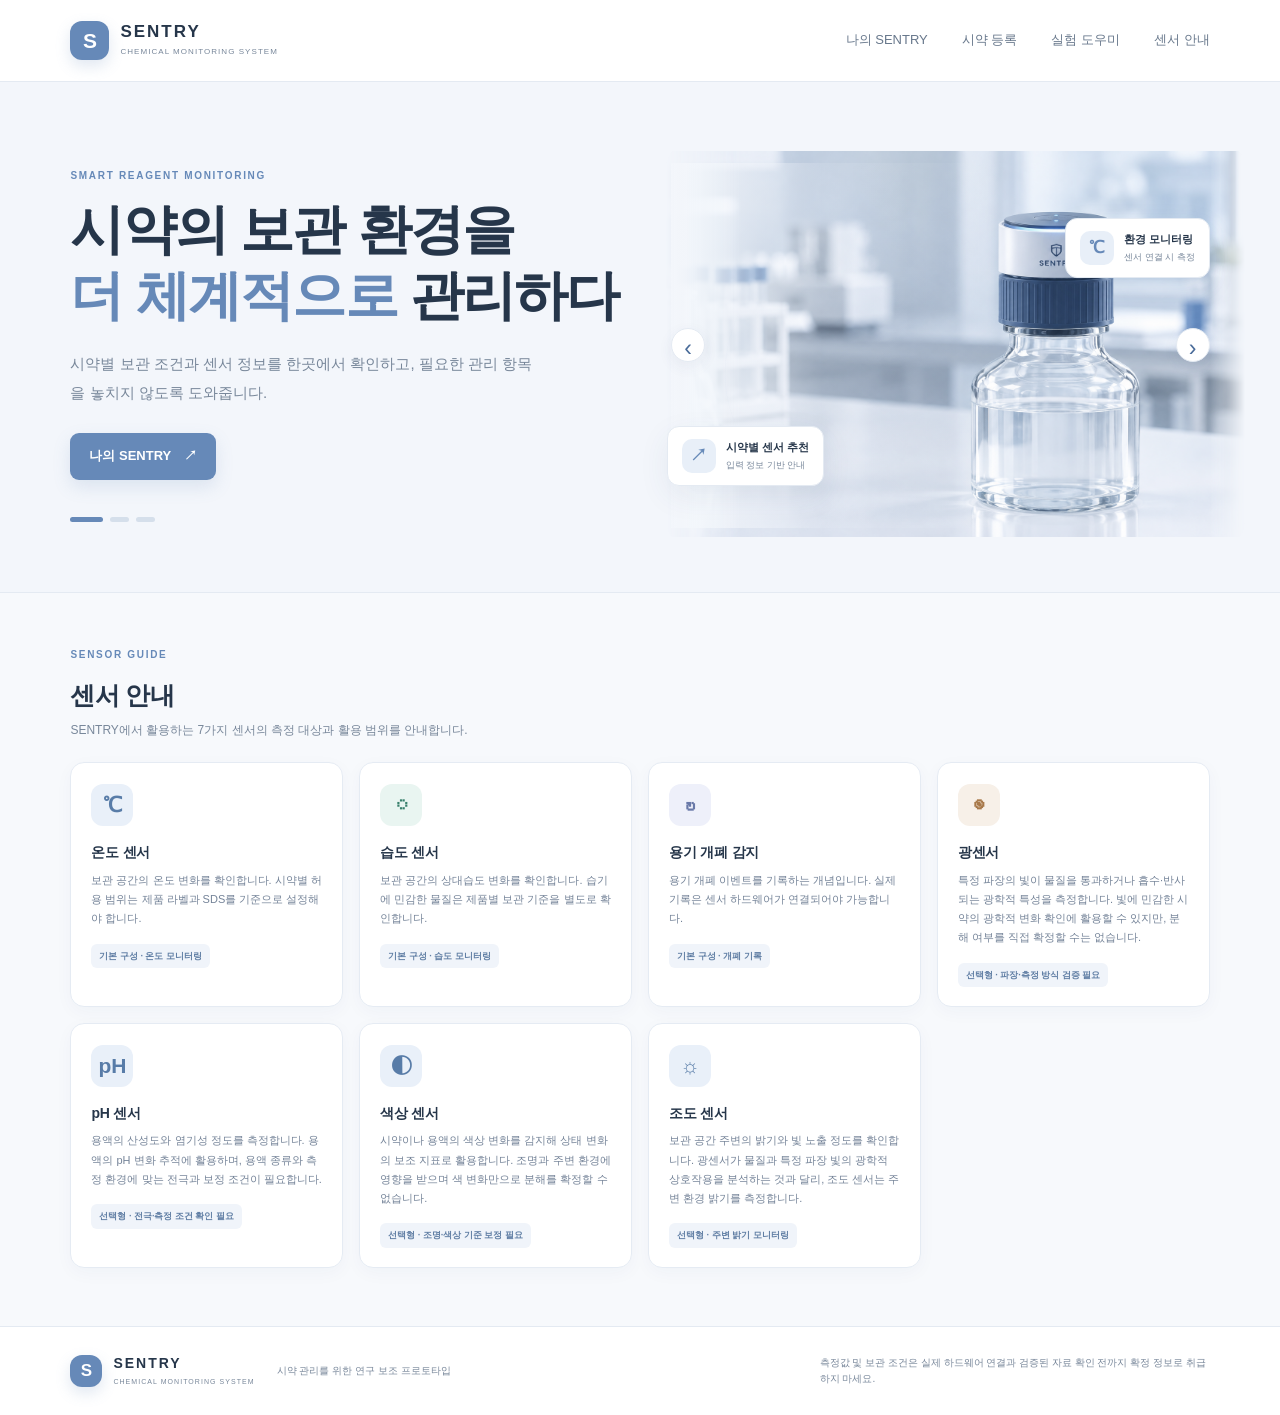
<file: index.html>
<!doctype html>
<html lang="ko">
<head>
  <meta charset="utf-8">
  <meta name="viewport" content="width=device-width, initial-scale=1">
  <meta name="theme-color" content="#6689B8">
  <meta name="description" content="SENTRY — 시약 보관 환경과 센서 상태를 관리하는 화학 연구 보조 시스템">
  <title>SENTRY | Chemical Monitoring System</title>
  <link rel="stylesheet" href="styles.css">
</head>
<body>
  <header class="site-header">
    <a class="brand" href="index.html" aria-label="SENTRY 홈">
      <span class="brand-mark">S</span>
      <span><strong>SENTRY</strong><small>CHEMICAL MONITORING SYSTEM</small></span>
    </a>
    <nav class="top-nav" id="topNav" aria-label="주 메뉴">
      <a href="my-sentry.html">나의 SENTRY</a><a href="register.html">시약 등록</a><a href="lab-tool.html">실험 도우미</a><a href="#sensor-guide">센서 안내</a>
    </nav>
    <button class="mobile-menu" id="mobileMenu" aria-label="메뉴 열기">☰</button>
  </header>
  <main id="home">
    <section class="hero" aria-label="SENTRY 소개">
      <div class="hero-copy">
        <p class="eyebrow">SMART REAGENT MONITORING</p>
        <h1 id="heroTitle">시약의 보관 환경을<br><span>더 체계적으로</span> 관리하다</h1>
        <p id="heroDescription">시약별 보관 조건과 센서 정보를 한곳에서 확인하고, 필요한 관리 항목을 놓치지 않도록 도와줍니다.</p>
        <div class="hero-actions">
          <a class="button primary" href="my-sentry.html">나의 SENTRY <span>↗</span></a>
        </div>
        <div class="hero-dots" id="heroDots" aria-label="소개 슬라이드 선택">
          <button class="dot active" aria-label="1번 슬라이드" data-slide="0"></button>
          <button class="dot" aria-label="2번 슬라이드" data-slide="1"></button>
          <button class="dot" aria-label="3번 슬라이드" data-slide="2"></button>
        </div>
      </div>
      <div class="hero-visual">
        <div class="visual-orbit orbit-one"></div><div class="visual-orbit orbit-two"></div>
        <div class="hero-product-image"><img src="sentry-smart-reagent-bottle.png" alt="SENTRY 스마트 시약병 센서 캡 제품 콘셉트"></div>
        <div class="float-card float-top"><span class="float-icon">℃</span><span><b>환경 모니터링</b><small>센서 연결 시 측정</small></span></div>
        <div class="float-card float-bottom"><span class="float-icon">↗</span><span><b>시약별 센서 추천</b><small>입력 정보 기반 안내</small></span></div>
        <button class="hero-arrow prev" id="prevSlide" aria-label="이전 슬라이드">‹</button>
        <button class="hero-arrow next" id="nextSlide" aria-label="다음 슬라이드">›</button>
      </div>
    </section>
    <section class="section sensor-guide" id="sensor-guide">
      <div class="section-heading"><div><p class="eyebrow">SENSOR GUIDE</p><h2>센서 안내</h2><p class="muted">SENTRY에서 활용하는 7가지 센서의 측정 대상과 활용 범위를 안내합니다.</p></div></div>
      <div class="sensor-guide-grid">
        <article class="guide-card"><span class="guide-icon">℃</span><h3>온도 센서</h3><p>보관 공간의 온도 변화를 확인합니다. 시약별 허용 범위는 제품 라벨과 SDS를 기준으로 설정해야 합니다.</p><small>기본 구성 · 온도 모니터링</small></article>
        <article class="guide-card"><span class="guide-icon">◌</span><h3>습도 센서</h3><p>보관 공간의 상대습도 변화를 확인합니다. 습기에 민감한 물질은 제품별 보관 기준을 별도로 확인합니다.</p><small>기본 구성 · 습도 모니터링</small></article>
        <article class="guide-card"><span class="guide-icon">↻</span><h3>용기 개폐 감지</h3><p>용기 개폐 이벤트를 기록하는 개념입니다. 실제 기록은 센서 하드웨어가 연결되어야 가능합니다.</p><small>기본 구성 · 개폐 기록</small></article>
        <article class="guide-card"><span class="guide-icon">◉</span><h3>광센서</h3><p>특정 파장의 빛이 물질을 통과하거나 흡수·반사되는 광학적 특성을 측정합니다. 빛에 민감한 시약의 광학적 변화 확인에 활용할 수 있지만, 분해 여부를 직접 확정할 수는 없습니다.</p><small>선택형 · 파장·측정 방식 검증 필요</small></article>
        <article class="guide-card"><span class="guide-icon">pH</span><h3>pH 센서</h3><p>용액의 산성도와 염기성 정도를 측정합니다. 용액의 pH 변화 추적에 활용하며, 용액 종류와 측정 환경에 맞는 전극과 보정 조건이 필요합니다.</p><small>선택형 · 전극·측정 조건 확인 필요</small></article>
        <article class="guide-card"><span class="guide-icon">◐</span><h3>색상 센서</h3><p>시약이나 용액의 색상 변화를 감지해 상태 변화의 보조 지표로 활용합니다. 조명과 주변 환경에 영향을 받으며 색 변화만으로 분해를 확정할 수 없습니다.</p><small>선택형 · 조명·색상 기준 보정 필요</small></article>
        <article class="guide-card"><span class="guide-icon">☼</span><h3>조도 센서</h3><p>보관 공간 주변의 밝기와 빛 노출 정도를 확인합니다. 광센서가 물질과 특정 파장 빛의 광학적 상호작용을 분석하는 것과 달리, 조도 센서는 주변 환경 밝기를 측정합니다.</p><small>선택형 · 주변 밝기 모니터링</small></article>
      </div>
    </section>
    <footer class="site-footer"><a class="brand footer-brand" href="index.html"><span class="brand-mark">S</span><span><strong>SENTRY</strong><small>CHEMICAL MONITORING SYSTEM</small></span></a><p>시약 관리를 위한 연구 보조 프로토타입</p><p class="footer-disclaimer">측정값 및 보관 조건은 실제 하드웨어 연결과 검증된 자료 확인 전까지 확정 정보로 취급하지 마세요.</p></footer>
  </main>
  <div class="toast" id="toast" role="status" aria-live="polite"></div>
  <script src="sentry-home.js"></script>
</body>
</html>
</file>
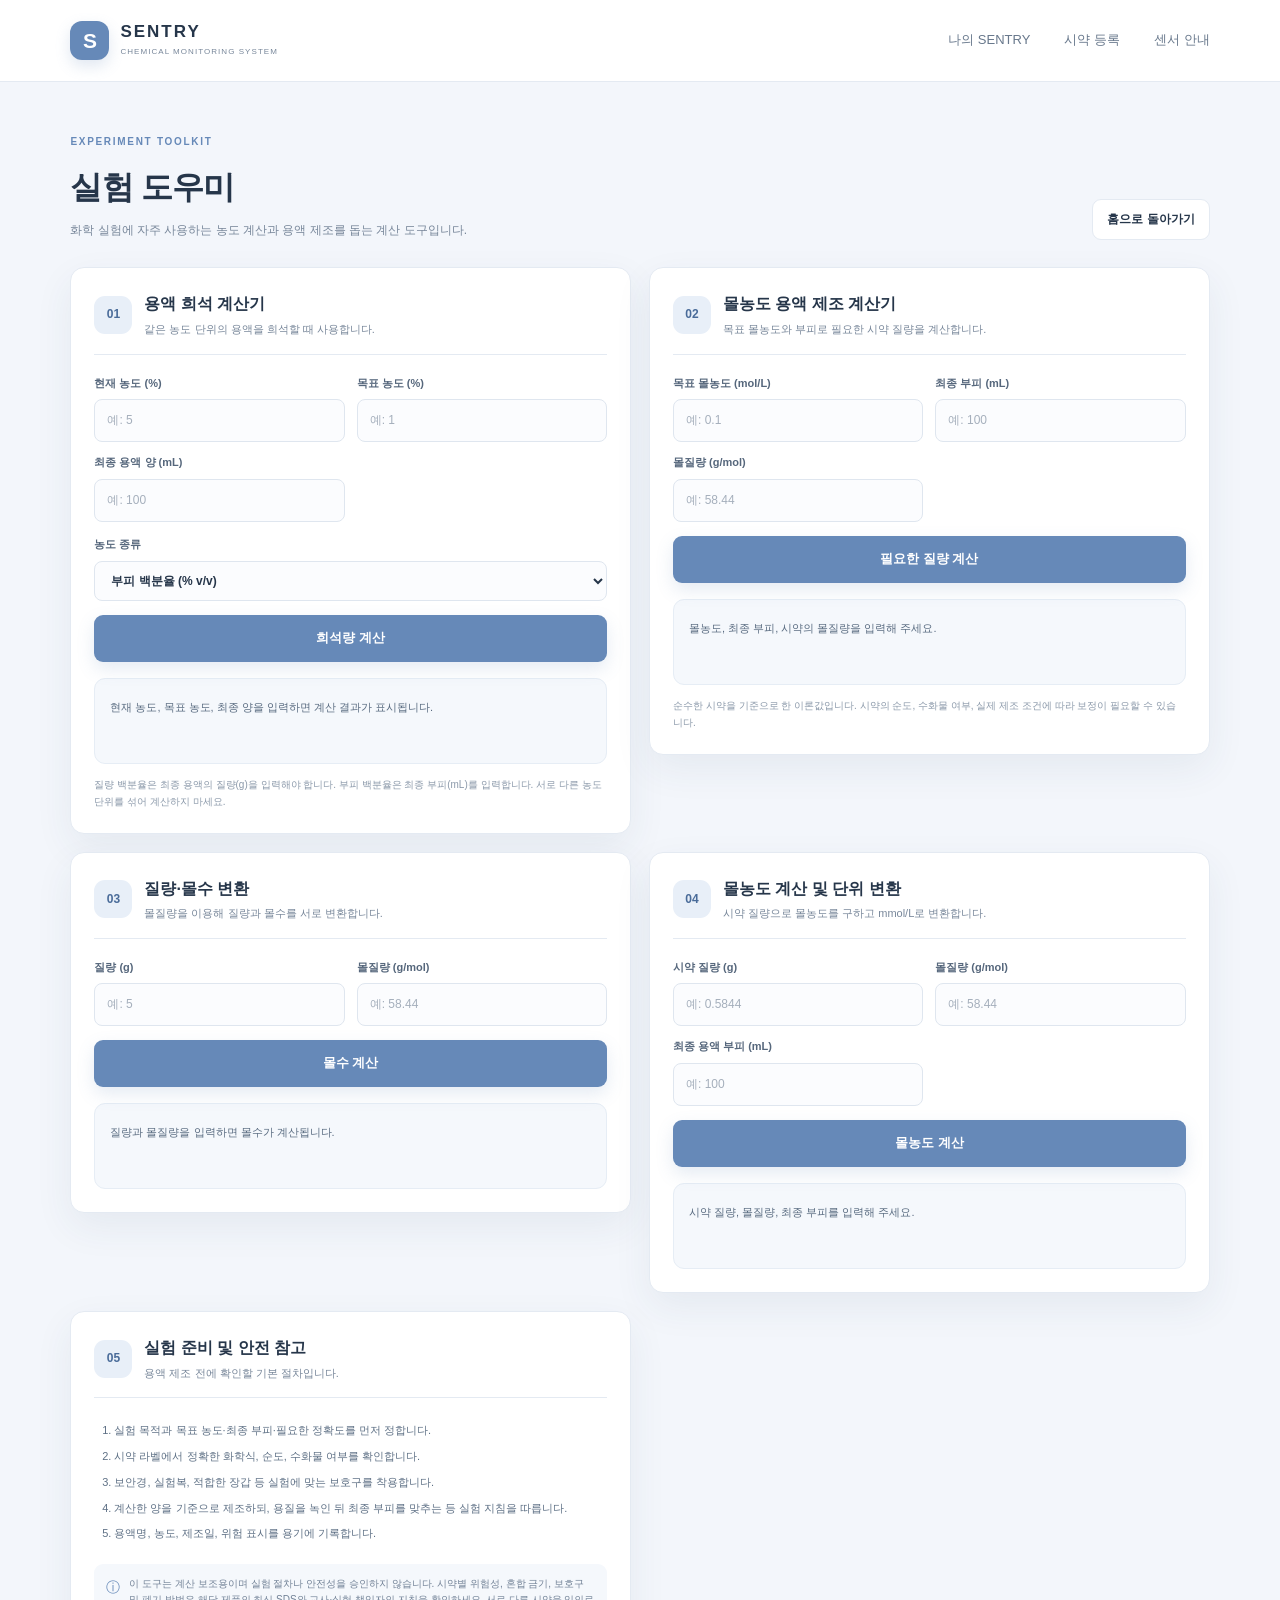
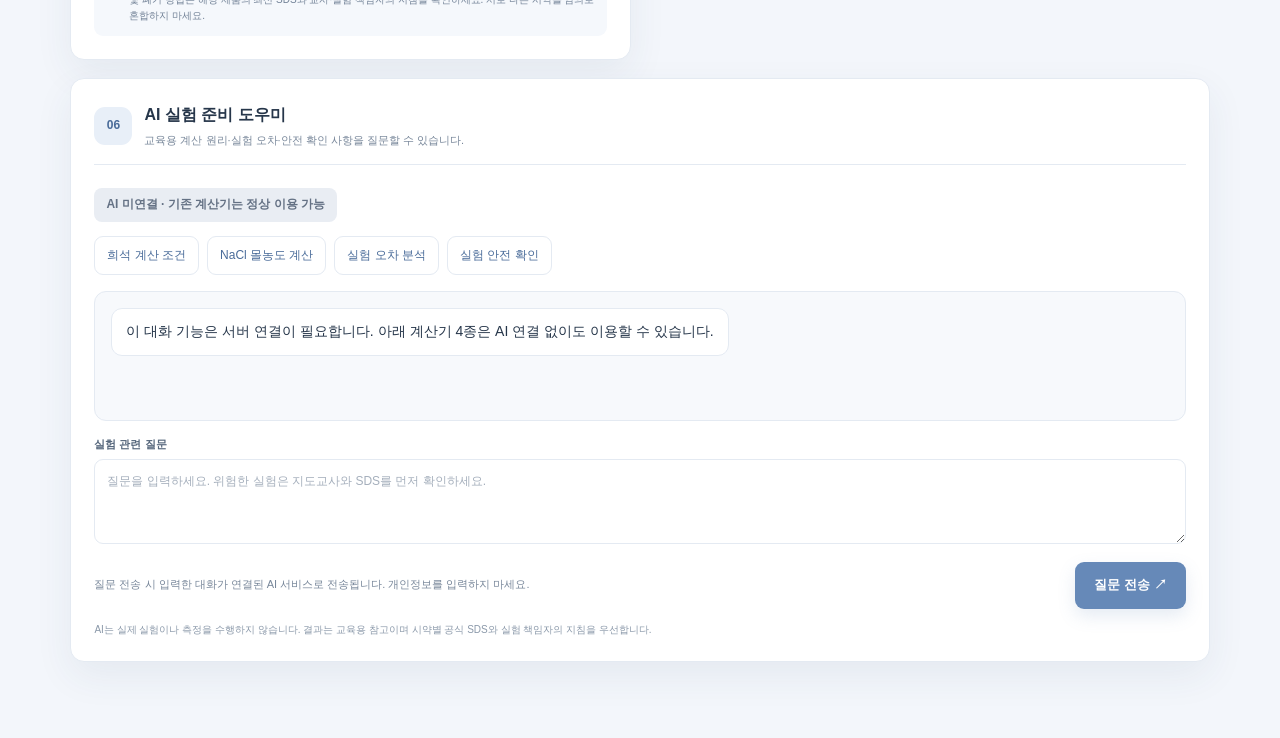
<file: lab-tool.html>
<!doctype html>
<html lang="ko"><head><meta charset="utf-8"><meta name="viewport" content="width=device-width, initial-scale=1"><meta name="theme-color" content="#6689B8"><title>실험 도우미 | SENTRY</title><link rel="stylesheet" href="styles.css"><link rel="stylesheet" href="sentry-extra.css"></head><body>
<header class="site-header"><a class="brand" href="index.html"><span class="brand-mark">S</span><span><strong>SENTRY</strong><small>CHEMICAL MONITORING SYSTEM</small></span></a><nav class="top-nav" id="topNav"><a href="my-sentry.html">나의 SENTRY</a><a href="register.html">시약 등록</a><a href="index.html#sensor-guide">센서 안내</a></nav><button class="mobile-menu" id="mobileMenu" aria-label="메뉴 열기">☰</button></header>
<main><section class="section lab-section"><div class="section-heading"><div><p class="eyebrow">EXPERIMENT TOOLKIT</p><h1 class="lab-page-title">실험 도우미</h1><p class="muted">화학 실험에 자주 사용하는 농도 계산과 용액 제조를 돕는 계산 도구입니다.</p></div><a class="button secondary small" href="index.html">홈으로 돌아가기</a></div>
<div class="lab-grid">
<section class="panel lab-panel"><div class="lab-panel-heading"><span class="lab-number">01</span><div><h2>용액 희석 계산기</h2><p>같은 농도 단위의 용액을 희석할 때 사용합니다.</p></div></div>
<form id="dilutionForm" class="lab-form"><div class="lab-fields"><label>현재 농도 (%)<input id="stockConcentration" type="number" min="0" step="any" placeholder="예: 5" required></label><label>목표 농도 (%)<input id="targetConcentration" type="number" min="0" step="any" placeholder="예: 1" required></label><label id="finalAmountLabel">최종 용액 양 (mL)<input id="finalVolume" type="number" min="0" step="any" placeholder="예: 100" required></label></div><label>농도 종류<select id="dilutionType"><option value="v">부피 백분율 (% v/v)</option><option value="w">질량 백분율 (% w/w)</option></select></label><button class="button primary" type="submit">희석량 계산</button></form><div id="dilutionResult" class="lab-result" aria-live="polite"><p>현재 농도, 목표 농도, 최종 양을 입력하면 계산 결과가 표시됩니다.</p></div><p class="lab-caution">질량 백분율은 최종 용액의 질량(g)을 입력해야 합니다. 부피 백분율은 최종 부피(mL)를 입력합니다. 서로 다른 농도 단위를 섞어 계산하지 마세요.</p></section>
<section class="panel lab-panel"><div class="lab-panel-heading"><span class="lab-number">02</span><div><h2>몰농도 용액 제조 계산기</h2><p>목표 몰농도와 부피로 필요한 시약 질량을 계산합니다.</p></div></div>
<form id="molarForm" class="lab-form"><div class="lab-fields"><label>목표 몰농도 (mol/L)<input id="molarity" type="number" min="0" step="any" placeholder="예: 0.1" required></label><label>최종 부피 (mL)<input id="solutionVolume" type="number" min="0" step="any" placeholder="예: 100" required></label><label>몰질량 (g/mol)<input id="molarMass" type="number" min="0" step="any" placeholder="예: 58.44" required></label></div><button class="button primary" type="submit">필요한 질량 계산</button></form><div id="molarResult" class="lab-result" aria-live="polite"><p>몰농도, 최종 부피, 시약의 몰질량을 입력해 주세요.</p></div><p class="lab-caution">순수한 시약을 기준으로 한 이론값입니다. 시약의 순도, 수화물 여부, 실제 제조 조건에 따라 보정이 필요할 수 있습니다.</p></section>
<section class="panel lab-panel"><div class="lab-panel-heading"><span class="lab-number">03</span><div><h2>질량·몰수 변환</h2><p>몰질량을 이용해 질량과 몰수를 서로 변환합니다.</p></div></div>
<form id="amountForm" class="lab-form"><div class="lab-fields"><label>질량 (g)<input id="sampleMass" type="number" min="0" step="any" placeholder="예: 5" required></label><label>몰질량 (g/mol)<input id="sampleMolarMass" type="number" min="0" step="any" placeholder="예: 58.44" required></label></div><button class="button primary" type="submit">몰수 계산</button></form><div id="amountResult" class="lab-result" aria-live="polite"><p>질량과 몰질량을 입력하면 몰수가 계산됩니다.</p></div></section>
<section class="panel lab-panel"><div class="lab-panel-heading"><span class="lab-number">04</span><div><h2>몰농도 계산 및 단위 변환</h2><p>시약 질량으로 몰농도를 구하고 mmol/L로 변환합니다.</p></div></div>
<form id="concentrationForm" class="lab-form"><div class="lab-fields"><label>시약 질량 (g)<input id="calcMass" type="number" min="0" step="any" placeholder="예: 0.5844" required></label><label>몰질량 (g/mol)<input id="calcMolarMass" type="number" min="0" step="any" placeholder="예: 58.44" required></label><label>최종 용액 부피 (mL)<input id="calcVolume" type="number" min="0" step="any" placeholder="예: 100" required></label></div><button class="button primary" type="submit">몰농도 계산</button></form><div id="concentrationResult" class="lab-result" aria-live="polite"><p>시약 질량, 몰질량, 최종 부피를 입력해 주세요.</p></div></section>
<section class="panel lab-panel guide-panel"><div class="lab-panel-heading"><span class="lab-number">05</span><div><h2>실험 준비 및 안전 참고</h2><p>용액 제조 전에 확인할 기본 절차입니다.</p></div></div><ol class="procedure-list"><li>실험 목적과 목표 농도·최종 부피·필요한 정확도를 먼저 정합니다.</li><li>시약 라벨에서 정확한 화학식, 순도, 수화물 여부를 확인합니다.</li><li>보안경, 실험복, 적합한 장갑 등 실험에 맞는 보호구를 착용합니다.</li><li>계산한 양을 기준으로 제조하되, 용질을 녹인 뒤 최종 부피를 맞추는 등 실험 지침을 따릅니다.</li><li>용액명, 농도, 제조일, 위험 표시를 용기에 기록합니다.</li></ol><div class="notice-box"><span>ⓘ</span><p>이 도구는 계산 보조용이며 실험 절차나 안전성을 승인하지 않습니다. 시약별 위험성, 혼합 금기, 보호구 및 폐기 방법은 해당 제품의 최신 SDS와 교사·실험 책임자의 지침을 확인하세요. 서로 다른 시약을 임의로 혼합하지 마세요.</p></div></section>
<section class="panel lab-panel ai-panel" aria-labelledby="aiHeading"><div class="lab-panel-heading"><span class="lab-number">06</span><div><h2 id="aiHeading">AI 실험 준비 도우미</h2><p>교육용 계산 원리·실험 오차·안전 확인 사항을 질문할 수 있습니다.</p></div></div>
 <p class="ai-connection" id="aiConnection" role="status" aria-live="polite">AI 연결 확인 중…</p>
 <div class="ai-examples" aria-label="예시 질문"><button class="ai-example" type="button" data-prompt="5% 용액을 1%로 희석하려면 어떤 정보가 더 필요한가요?">희석 계산 조건</button><button class="ai-example" type="button" data-prompt="0.1 M NaCl 용액 100 mL의 이론적인 용질 질량 계산 원리를 설명해줘.">NaCl 몰농도 계산</button><button class="ai-example" type="button" data-prompt="용액 농도 측정에서 발생하는 오차의 원인을 설명해줘.">실험 오차 분석</button><button class="ai-example" type="button" data-prompt="화학 실험 전 확인해야 할 안전 자료는 무엇인가요?">실험 안전 확인</button></div>
 <div class="ai-messages" id="aiMessages" role="log" aria-live="polite" aria-label="AI 대화 기록"><div class="ai-message ai-assistant">이 대화 기능은 서버 연결이 필요합니다. 아래 계산기 4종은 AI 연결 없이도 이용할 수 있습니다.</div></div>
 <form id="aiForm" class="ai-form"><label class="ai-label" for="aiQuestion">실험 관련 질문</label><textarea id="aiQuestion" rows="3" maxlength="1000" placeholder="질문을 입력하세요. 위험한 실험은 지도교사와 SDS를 먼저 확인하세요." required></textarea><div class="ai-submit-row"><span class="ai-privacy">질문 전송 시 입력한 대화가 연결된 AI 서비스로 전송됩니다. 개인정보를 입력하지 마세요.</span><button class="button primary" id="aiSend" type="submit">질문 전송 ↗</button></div></form>
 <p class="lab-caution">AI는 실제 실험이나 측정을 수행하지 않습니다. 결과는 교육용 참고이며 시약별 공식 SDS와 실험 책임자의 지침을 우선합니다.</p>
</section>
</div></section></main><div class="toast" id="toast" role="status" aria-live="polite"></div><script src="lab-tool.js"></script><script src="sentry-ai-config.js"></script><script src="sentry-ai.js"></script></body></html>
</file>
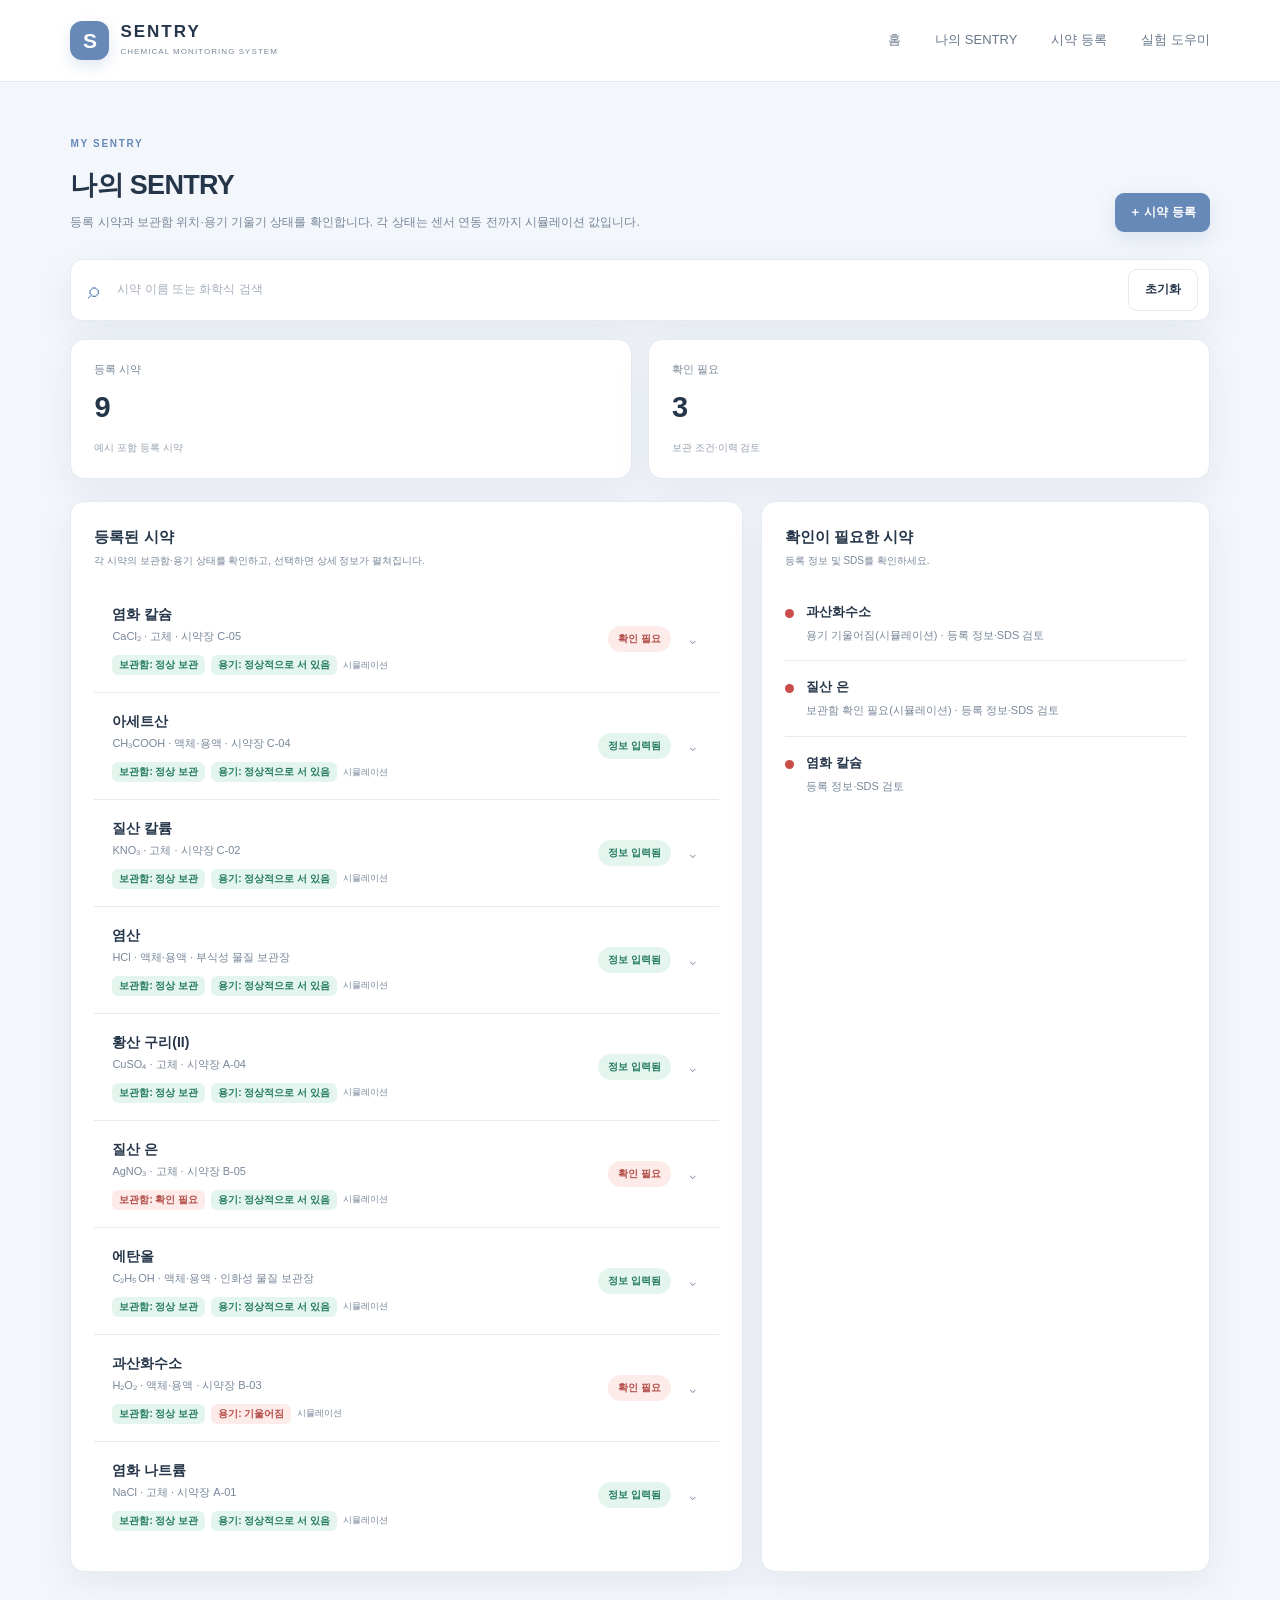
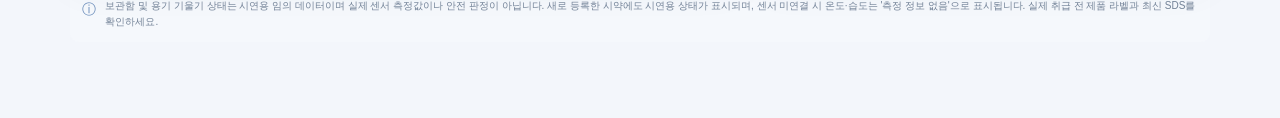
<file: my-sentry.html>
<!doctype html><html lang="ko"><head><meta charset="utf-8"><meta name="viewport" content="width=device-width, initial-scale=1"><title>나의 SENTRY | SENTRY</title><link rel="stylesheet" href="styles.css"><link rel="stylesheet" href="sentry-extra.css"></head><body>
<header class="site-header"><a class="brand" href="index.html"><span class="brand-mark">S</span><span><strong>SENTRY</strong><small>CHEMICAL MONITORING SYSTEM</small></span></a><nav class="top-nav" id="topNav"><a href="index.html">홈</a><a href="my-sentry.html">나의 SENTRY</a><a href="register.html">시약 등록</a><a href="lab-tool.html">실험 도우미</a></nav><button class="mobile-menu" id="mobileMenu" aria-label="메뉴 열기">☰</button></header>
<main><section class="section dashboard-section" style="padding-top:54px"><div class="section-heading"><div><p class="eyebrow">MY SENTRY</p><h2>나의 SENTRY</h2><p class="muted">등록 시약과 보관함 위치·용기 기울기 상태를 확인합니다. 각 상태는 센서 연동 전까지 시뮬레이션 값입니다.</p></div><a class="button primary small" href="register.html">＋ 시약 등록</a></div>
<div class="search-row"><span>⌕</span><input id="searchReagents" placeholder="시약 이름 또는 화학식 검색"><button id="clearSearch" class="button secondary small">초기화</button></div>
<div class="stats-grid stats-two"><article class="stat-card"><span class="stat-label">등록 시약</span><strong id="totalReagents">0</strong><span class="stat-note">예시 포함 등록 시약</span></article><article class="stat-card"><span class="stat-label">확인 필요</span><strong id="needsReview">0</strong><span class="stat-note">보관 조건·이력 검토</span></article></div>
<div class="dashboard-grid"><article class="panel"><div class="panel-heading"><div><h3>등록된 시약</h3><p class="muted">각 시약의 보관함·용기 상태를 확인하고, 선택하면 상세 정보가 펼쳐집니다.</p></div></div><div id="reagentList"></div></article><article class="panel"><div class="panel-heading"><div><h3>확인이 필요한 시약</h3><p class="muted">등록 정보 및 SDS를 확인하세요.</p></div></div><div id="reviewList"></div></article></div>
<div class="notice-box"><span>ⓘ</span><p>보관함 및 용기 기울기 상태는 시연용 임의 데이터이며 실제 센서 측정값이나 안전 판정이 아닙니다. 새로 등록한 시약에도 시연용 상태가 표시되며, 센서 미연결 시 온도·습도는 '측정 정보 없음'으로 표시됩니다. 실제 취급 전 제품 라벨과 최신 SDS를 확인하세요.</p></div></section></main><div class="toast" id="toast"></div><script src="sentry-demo-data.js"></script><script src="my-sentry.js"></script></body></html>
</file>
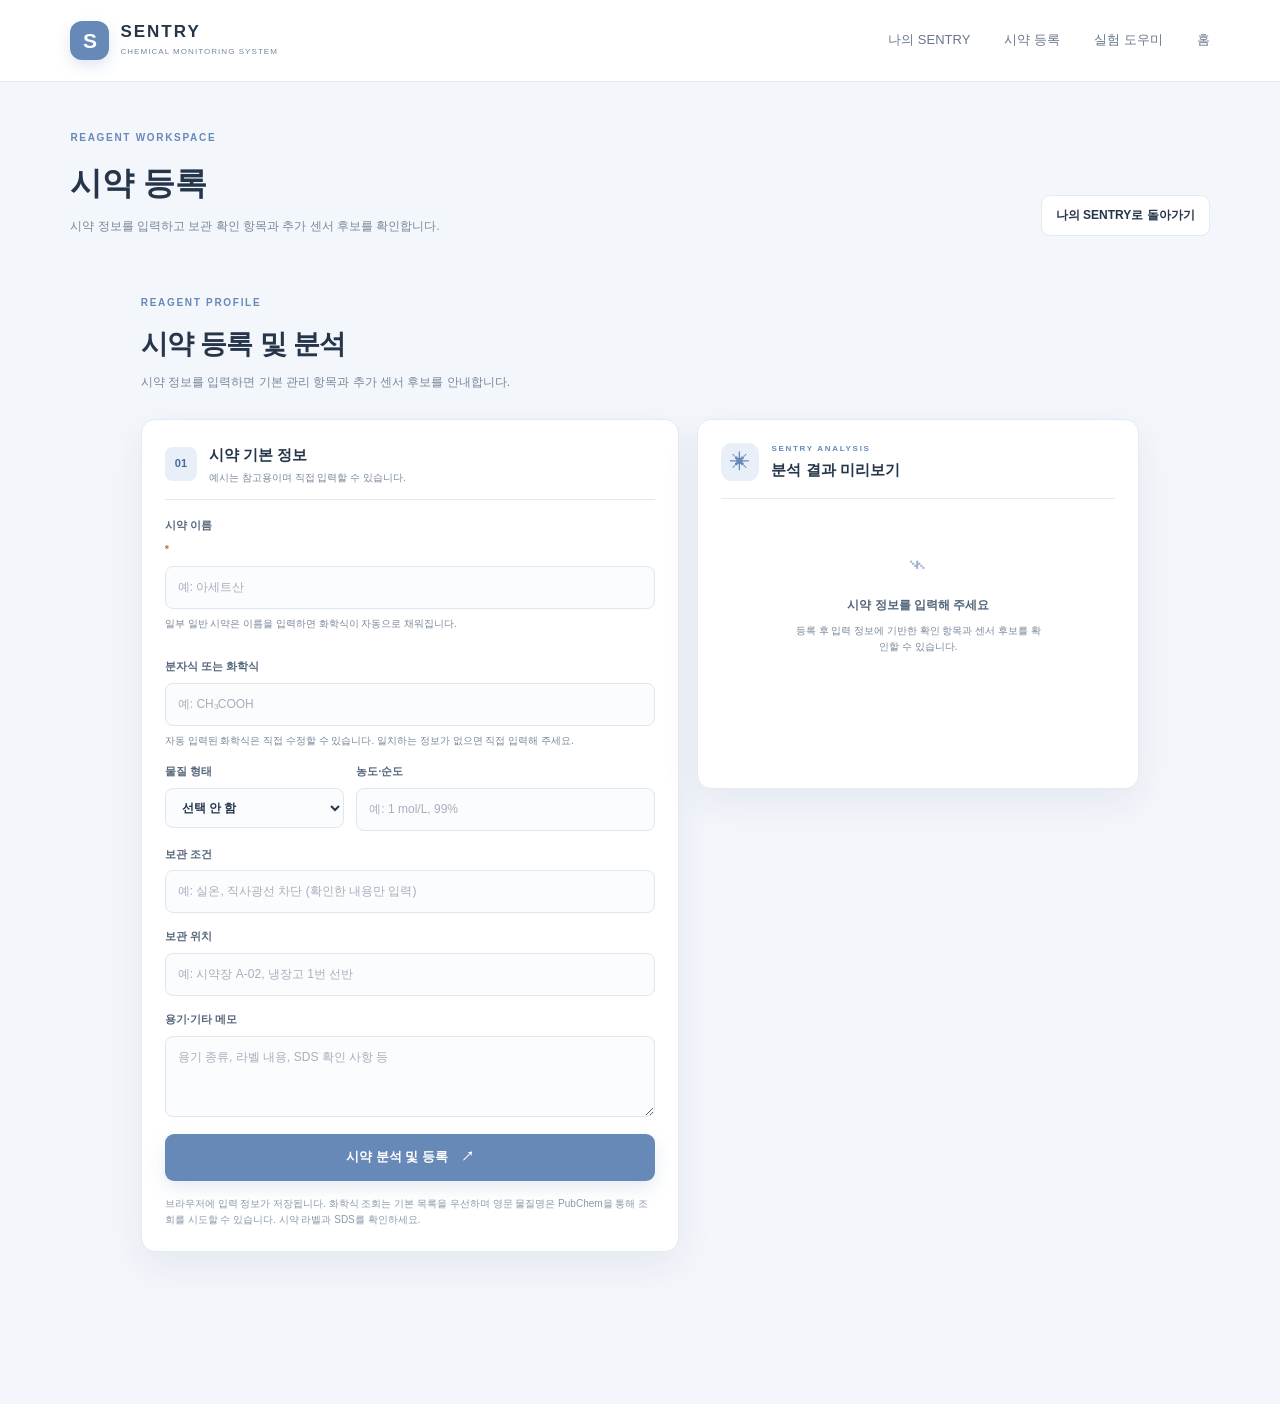
<file: register.html>
<!doctype html>
<html lang="ko"><head><meta charset="utf-8"><meta name="viewport" content="width=device-width, initial-scale=1"><meta name="theme-color" content="#6689B8"><title>시약 등록 | SENTRY</title><link rel="stylesheet" href="styles.css"></head><body>
<header class="site-header"><a class="brand" href="index.html"><span class="brand-mark">S</span><span><strong>SENTRY</strong><small>CHEMICAL MONITORING SYSTEM</small></span></a><nav class="top-nav" id="topNav"><a href="my-sentry.html">나의 SENTRY</a><a href="register.html">시약 등록</a><a href="lab-tool.html">실험 도우미</a><a href="index.html">홈</a></nav><button class="mobile-menu" id="mobileMenu" aria-label="메뉴 열기">☰</button></header>
<main><div class="section" style="padding-top:48px"><div class="section-heading"><div><p class="eyebrow">REAGENT WORKSPACE</p><h1 style="font-size:32px;margin:0 0 8px">시약 등록</h1><p class="muted">시약 정보를 입력하고 보관 확인 항목과 추가 센서 후보를 확인합니다.</p></div><a class="button secondary small" href="my-sentry.html">나의 SENTRY로 돌아가기</a></div><section class="section register-section" id="register">
      <div class="section-heading">
        <div><p class="eyebrow">REAGENT PROFILE</p><h2>시약 등록 및 분석</h2><p class="muted">시약 정보를 입력하면 기본 관리 항목과 추가 센서 후보를 안내합니다.</p></div>
      </div>
      <div class="register-layout">
        <form id="reagentForm" class="panel form-panel">
          <div class="form-section-title"><span>01</span><div><h3>시약 기본 정보</h3><p>예시는 참고용이며 직접 입력할 수 있습니다.</p></div></div>
          <label>시약 이름 <span class="required">*</span><input id="reagentName" required placeholder="예: 아세트산"><small class="field-hint">일부 일반 시약은 이름을 입력하면 화학식이 자동으로 채워집니다.</small></label>
          <label>분자식 또는 화학식 <input id="formula" placeholder="예: CH₃COOH"><small class="field-hint">자동 입력된 화학식은 직접 수정할 수 있습니다. 일치하는 정보가 없으면 직접 입력해 주세요.</small></label>
          <div class="form-row">
            <label>물질 형태
              <select id="formType"><option value="">선택 안 함</option><option value="solid">고체</option><option value="liquid">액체·용액</option><option value="gas">기체</option><option value="unknown">모름</option></select>
            </label>
            <label>농도·순도 <input id="concentration" placeholder="예: 1 mol/L, 99%"></label>
          </div>
          <label>보관 조건 <input id="storage" placeholder="예: 실온, 직사광선 차단 (확인한 내용만 입력)"></label>
          <label>보관 위치 <input id="location" placeholder="예: 시약장 A-02, 냉장고 1번 선반"></label>
          <label>용기·기타 메모 <textarea id="notes" rows="3" placeholder="용기 종류, 라벨 내용, SDS 확인 사항 등"></textarea></label>
          <button class="button primary submit-button" type="submit">시약 분석 및 등록 <span>↗</span></button>
          <p class="form-footnote">브라우저에 입력 정보가 저장됩니다. 화학식 조회는 기본 목록을 우선하며 영문 물질명은 PubChem을 통해 조회를 시도할 수 있습니다. 시약 라벨과 SDS를 확인하세요.</p>
        </form>
        <aside class="panel analysis-panel" id="analysisPanel">
          <div class="analysis-heading"><span class="analysis-symbol">✳</span><div><p class="eyebrow">SENTRY ANALYSIS</p><h3>분석 결과 미리보기</h3></div></div>
          <div class="analysis-placeholder"><div class="placeholder-symbol">⌁</div><b>시약 정보를 입력해 주세요</b><p>등록 후 입력 정보에 기반한 확인 항목과 센서 후보를 확인할 수 있습니다.</p></div>
          <div class="sensor-recommendations" id="sensorRecommendations"></div>
        </aside>
      </div>
    </section></div></main><div class="toast" id="toast" role="status" aria-live="polite"></div><script src="sentry-demo-data.js"></script><script src="app.js"></script><script src="sentry-formula.js"></script></body></html>
</file>
<file: styles.css>
:root{--blue:#6689B8;--blue-dark:#496B99;--blue-soft:#E8EFF8;--bg:#F3F6FB;--text:#26364A;--muted:#78879A;--line:#E4EAF2;--white:#FFF;--warning:#B97732;--shadow:0 14px 38px rgba(41,66,101,.07);font-family:Inter,-apple-system,BlinkMacSystemFont,"Segoe UI","Noto Sans KR",sans-serif;color:var(--text);scroll-behavior:smooth}
*{box-sizing:border-box}body{margin:0;background:var(--bg);font-size:14px;line-height:1.6}a{color:inherit;text-decoration:none}button,input,select,textarea{font:inherit}button,a{-webkit-tap-highlight-color:transparent}.site-header{height:82px;padding:0 max(5.5vw,24px);display:flex;align-items:center;justify-content:space-between;background:rgba(255,255,255,.94);border-bottom:1px solid var(--line);position:sticky;top:0;z-index:20;backdrop-filter:blur(14px)}.brand{display:flex;align-items:center;gap:11px}.brand-mark{width:39px;height:39px;border-radius:12px;background:var(--blue);color:white;display:grid;place-items:center;font-weight:800;font-size:21px;box-shadow:0 6px 15px #6689B833}.brand strong{display:block;font-size:17px;letter-spacing:2px;line-height:1.2}.brand small{display:block;color:var(--muted);font-size:8px;letter-spacing:1.05px;margin-top:4px}.top-nav{display:flex;align-items:center;gap:34px;color:#68788C;font-size:13px}.top-nav a:hover{color:var(--blue-dark)}.mobile-menu{display:none;background:none;border:0;font-size:24px;color:var(--text)}
.hero{max-width:1320px;margin:auto;padding:78px 5.5vw 62px;display:grid;grid-template-columns:1.02fr .98fr;gap:40px;align-items:center;min-height:510px}.eyebrow{font-size:10px;letter-spacing:1.7px;font-weight:800;color:var(--blue);margin:0 0 12px}.hero h1{font-size:clamp(34px,4.2vw,54px);letter-spacing:-1.8px;line-height:1.23;margin:0;font-weight:750}.hero h1 span{color:var(--blue)}.hero-copy>p:not(.eyebrow){color:var(--muted);font-size:15px;line-height:1.9;max-width:475px;margin:22px 0 26px}.hero-actions{display:flex;gap:11px;flex-wrap:wrap}.button{border:0;display:inline-flex;align-items:center;justify-content:center;gap:13px;border-radius:9px;padding:13px 19px;font-weight:650;font-size:13px;cursor:pointer;transition:transform .2s,background .2s}.button:hover{transform:translateY(-2px)}.primary{background:var(--blue);color:white;box-shadow:0 7px 17px #6689B82B}.primary:hover{background:var(--blue-dark)}.secondary{background:white;border:1px solid var(--line);color:var(--text)}.small{padding:10px 14px;font-size:12px}.hero-dots{display:flex;gap:7px;margin-top:37px}.dot{height:5px;width:19px;border-radius:8px;background:#D5DFEB;border:0;padding:0;cursor:pointer;transition:all .3s}.dot.active{width:33px;background:var(--blue)}
.hero-visual{min-height:365px;display:grid;place-items:center;position:relative}.visual-orbit{position:absolute;border:1px solid #D9E4F1;border-radius:50%;transform:rotate(-18deg)}.orbit-one{width:360px;height:280px}.orbit-two{width:440px;height:330px}.main-visual-card{position:relative;width:min(330px,78%);background:white;border:1px solid #E7EDF5;border-radius:20px;padding:24px;box-shadow:0 22px 65px #334D7019;z-index:1}.visual-card-top,.visual-foot{display:flex;justify-content:space-between;align-items:center}.mini-icon{width:31px;height:31px;border-radius:9px;background:var(--blue-soft);display:grid;place-items:center;color:var(--blue);font-size:20px}.status-pill{font-size:8px;font-weight:800;letter-spacing:1px;color:#5F8C81;background:#EAF5F0;border-radius:20px;padding:5px 8px}.flask-wrap{height:140px;display:flex;align-items:center;flex-direction:column;justify-content:center;margin:10px auto 0}.flask-neck{height:38px;width:29px;border:3px solid #A6BCD5;border-bottom:0;border-radius:5px 5px 0 0;position:relative}.flask-body{width:108px;height:84px;border:3px solid #A6BCD5;border-radius:14px 14px 36px 36px;position:relative;overflow:hidden;background:#F8FBFE}.liquid{position:absolute;bottom:0;left:0;right:0;height:48%;background:#9AB6D8;opacity:.8;border-radius:18px 18px 0 0}.bubble{position:absolute;bottom:20px;width:6px;height:6px;border-radius:50%;background:#EAF2FB;z-index:1}.b1{left:35px}.b2{left:59px;bottom:33px;width:4px;height:4px}.b3{left:73px;bottom:13px;width:4px;height:4px}.main-visual-card h3{text-align:center;font-size:14px;margin:10px 0 4px}.main-visual-card>p{text-align:center;color:var(--muted);font-size:10px;margin:0}.visual-meter{height:5px;background:#EEF2F7;border-radius:9px;margin:20px 0 13px;overflow:hidden}.visual-meter span{display:block;width:72%;height:100%;background:var(--blue);border-radius:9px}.visual-foot{font-size:9px;color:#94A1B1}.float-card{position:absolute;z-index:2;background:white;border:1px solid var(--line);border-radius:12px;box-shadow:0 10px 30px #334D7014;padding:12px 14px;display:flex;gap:10px;align-items:center}.float-top{right:0;top:55px}.float-bottom{left:-4px;bottom:42px}.float-icon{width:34px;height:34px;border-radius:10px;background:var(--blue-soft);color:var(--blue);display:grid;place-items:center;font-weight:800;font-size:17px}.float-card b,.float-card small{display:block}.float-card b{font-size:11px}.float-card small{font-size:9px;color:var(--muted);margin-top:2px}.hero-arrow{position:absolute;z-index:4;width:34px;height:34px;border-radius:50%;border:1px solid var(--line);background:white;color:var(--blue-dark);font-size:23px;display:grid;place-items:center;cursor:pointer;box-shadow:0 5px 15px #334D7012}.hero-arrow.prev{left:0}.hero-arrow.next{right:0}
.trust-strip{background:white;border-top:1px solid var(--line);border-bottom:1px solid var(--line);display:flex;justify-content:center;gap:clamp(28px,8vw,120px);padding:23px 5vw}.trust-strip>div{display:flex;align-items:center;gap:12px}.strip-icon{width:38px;height:38px;border-radius:11px;background:var(--blue-soft);display:grid;place-items:center;color:var(--blue);font-size:19px}.trust-strip b,.trust-strip small{display:block}.trust-strip b{font-size:12px}.trust-strip small{font-size:10px;color:var(--muted);margin-top:2px}
.section{max-width:1320px;margin:auto;padding:76px 5.5vw}.section-heading{display:flex;align-items:flex-end;justify-content:space-between;gap:18px;margin-bottom:27px}.section-heading h2{font-size:27px;letter-spacing:-.7px;margin:0 0 6px}.muted{color:var(--muted);font-size:12px;margin:0}.stats-grid{display:grid;grid-template-columns:repeat(3,1fr);gap:16px;margin-bottom:22px}.stat-card,.panel,.sensor-card{background:white;border:1px solid var(--line);border-radius:14px;box-shadow:var(--shadow)}.stat-card{padding:21px 23px}.stat-label{display:block;color:var(--muted);font-size:11px}.stat-card strong{display:block;font-size:29px;letter-spacing:-1px;margin:6px 0 4px}.stat-note{font-size:10px;color:#96A2B1}.dashboard-grid{display:grid;grid-template-columns:1.2fr .8fr;gap:18px}.panel{padding:23px}.panel-heading{display:flex;justify-content:space-between;align-items:flex-start;margin-bottom:17px}.panel-heading h3,.form-section-title h3,.analysis-heading h3{margin:0;font-size:15px}.panel-heading .muted{font-size:10px;margin-top:4px}.panel-icon{width:32px;height:32px;border-radius:9px;background:var(--blue-soft);color:var(--blue);display:grid;place-items:center}.panel-icon.warning{background:#FBF1E6;color:var(--warning)}.empty-state{text-align:center;padding:32px 10px;color:var(--muted)}.empty-state>span{display:grid;place-items:center;width:43px;height:43px;margin:0 auto 10px;background:var(--bg);color:var(--blue);border-radius:50%;font-size:23px}.empty-state b{display:block;font-size:12px;color:#586A7E}.empty-state p{font-size:10px;margin:5px 0 0}.empty-state.compact{padding:18px 8px}.reagent-item{padding:13px 0;border-top:1px solid #EEF2F6;display:flex;justify-content:space-between;gap:10px;align-items:center}.reagent-item:first-child{border-top:0}.reagent-item b{font-size:12px;display:block}.reagent-item small{display:block;color:var(--muted);font-size:10px;margin-top:3px}.reagent-badge{background:var(--blue-soft);color:var(--blue-dark);border-radius:7px;padding:5px 8px;font-size:10px;white-space:nowrap}.review-item{display:flex;gap:10px;border-bottom:1px solid #EEF2F6;padding:12px 0}.review-item:last-child{border-bottom:0}.review-dot{width:7px;height:7px;border-radius:50%;background:#D79B56;margin-top:7px;flex-shrink:0}.review-item b{font-size:11px;display:block}.review-item p{font-size:10px;color:var(--muted);margin:3px 0 0}.notice-box{display:flex;gap:9px;background:#F5F8FC;border-radius:9px;padding:12px;margin-top:14px;color:#718196}.notice-box span{color:var(--blue)}.notice-box p{font-size:10px;margin:0}
.register-section{padding-top:32px}.register-layout{display:grid;grid-template-columns:1fr .82fr;gap:18px;align-items:start}.form-panel{display:flex;flex-direction:column;gap:15px}.form-section-title{display:flex;align-items:center;gap:12px;padding-bottom:13px;border-bottom:1px solid var(--line);margin-bottom:2px}.form-section-title>span{background:var(--blue-soft);color:var(--blue-dark);font-size:11px;font-weight:800;border-radius:8px;padding:8px 10px}.form-section-title p{font-size:10px;color:var(--muted);margin:3px 0 0}label{font-size:11px;font-weight:650;color:#56677C;display:flex;flex-direction:column;gap:7px}.required{color:#C16C55}input,select,textarea{width:100%;border:1px solid #DFE6EF;background:#FBFCFE;border-radius:8px;padding:11px 12px;color:var(--text);outline:none;font-size:12px;transition:border .2s,box-shadow .2s}input:focus,select:focus,textarea:focus{border-color:#91A9CA;box-shadow:0 0 0 3px #6689B81A}input::placeholder,textarea::placeholder{color:#A5AFBC;font-weight:400}.form-row{display:grid;grid-template-columns:.75fr 1.25fr;gap:12px}textarea{resize:vertical}.submit-button{width:100%;margin-top:2px}.form-footnote{font-size:10px;color:#8A98A9;margin:0}.analysis-panel{position:sticky;top:102px;min-height:370px}.analysis-heading{display:flex;gap:12px;align-items:center;border-bottom:1px solid var(--line);padding-bottom:16px}.analysis-symbol{width:38px;height:38px;border-radius:11px;background:var(--blue-soft);display:grid;place-items:center;color:var(--blue);font-size:20px}.analysis-heading .eyebrow{font-size:8px;margin-bottom:2px}.analysis-placeholder{text-align:center;padding:37px 15px;color:var(--muted)}.placeholder-symbol{font-size:33px;color:#9EB4D0;margin-bottom:8px}.analysis-placeholder b{display:block;color:#52657B;font-size:12px}.analysis-placeholder p{font-size:10px;max-width:250px;margin:7px auto 0}.analysis-result{padding-top:18px}.analysis-result h4{font-size:12px;margin:0 0 8px}.analysis-result p,.analysis-result li{font-size:11px;color:#6E7E91}.analysis-result ul{padding-left:18px;margin:7px 0}.result-warning{background:#FBF5EC;border-radius:9px;padding:11px 12px;font-size:10px;color:#986A37;margin-top:12px}.recommendation-chip{display:inline-flex;margin:4px 4px 0 0;background:var(--blue-soft);color:var(--blue-dark);padding:5px 8px;border-radius:6px;font-size:10px}
.sensor-section{padding-top:34px}.sensor-grid{display:grid;grid-template-columns:repeat(3,1fr);gap:15px}.sensor-card{padding:21px;box-shadow:none}.sensor-card-top{display:flex;justify-content:space-between;align-items:center;margin-bottom:18px}.sensor-symbol{width:41px;height:41px;background:var(--blue-soft);color:var(--blue);border-radius:12px;display:grid;place-items:center;font-size:21px;font-weight:700}.tag{font-size:9px;border-radius:6px;padding:5px 7px}.fixed-tag{background:#EAF3EF;color:#578575}.optional-tag{background:#F0F2F7;color:#78879A}.sensor-card h3{font-size:14px;margin:0 0 8px}.sensor-card p{font-size:11px;color:var(--muted);min-height:55px;margin:0;line-height:1.8}.sensor-line{height:3px;background:#EEF2F7;border-radius:4px;margin-top:19px}.sensor-line span{display:block;width:44%;height:100%;background:#9DB4D1;border-radius:4px}.optional .sensor-line span{width:28%;background:#C0CAD8}.food-extension{display:flex;align-items:center;gap:17px;padding:22px 24px;margin-top:18px;background:#EAF0F7;border:1px solid #DFE7F1;border-radius:14px}.food-icon{width:46px;height:46px;flex-shrink:0;background:white;color:var(--blue);border-radius:13px;display:grid;place-items:center;font-size:22px}.food-extension .eyebrow{font-size:8px;margin-bottom:4px}.food-extension h3{font-size:14px;margin:0 0 5px}.food-extension p:not(.eyebrow){font-size:11px;color:#718196;margin:0}.extension-tag{margin-left:auto;white-space:nowrap;background:white;color:var(--blue-dark);font-size:9px;padding:7px 9px;border-radius:7px}
.site-footer{border-top:1px solid var(--line);background:white;padding:28px 5.5vw;display:flex;align-items:center;gap:22px;flex-wrap:wrap}.footer-brand .brand-mark{width:32px;height:32px;font-size:17px}.footer-brand strong{font-size:14px}.footer-brand small{font-size:7px}.site-footer>p{font-size:10px;color:var(--muted);margin:0}.footer-disclaimer{margin-left:auto!important;max-width:390px}.toast{position:fixed;bottom:22px;left:50%;transform:translate(-50%,20px);opacity:0;pointer-events:none;background:#26364A;color:white;padding:12px 17px;border-radius:10px;font-size:12px;box-shadow:var(--shadow);transition:.25s;z-index:50;max-width:calc(100vw - 30px)}.toast.show{opacity:1;transform:translate(-50%,0)}
@media(max-width:900px){.hero{padding-top:55px;gap:18px}.hero-visual{transform:scale(.94)}.dashboard-grid,.register-layout{grid-template-columns:1fr}.analysis-panel{position:static}.sensor-grid{grid-template-columns:repeat(2,1fr)}.top-nav{gap:19px}.float-top{right:-4px}.float-bottom{left:0}}
@media(max-width:620px){.site-header{height:68px;padding:0 19px}.brand-mark{width:35px;height:35px}.brand strong{font-size:15px}.brand small{font-size:7px}.mobile-menu{display:block}.top-nav{display:none;position:absolute;top:67px;left:0;right:0;background:white;border-bottom:1px solid var(--line);padding:17px 22px;flex-direction:column;align-items:flex-start;gap:15px}.top-nav.open{display:flex}.hero{grid-template-columns:1fr;padding:46px 22px 39px;gap:10px}.hero h1{font-size:36px}.hero-copy>p:not(.eyebrow){font-size:13px;margin:16px 0 21px}.hero-visual{min-height:325px;transform:none;margin:0 -7px}.orbit-one{width:300px;height:240px}.orbit-two{width:350px;height:280px}.main-visual-card{width:270px;padding:19px}.float-top{right:0;top:34px}.float-bottom{left:0;bottom:22px}.float-card{padding:9px}.float-icon{width:29px;height:29px}.hero-arrow.prev{left:2px}.hero-arrow.next{right:2px}.trust-strip{padding:17px 20px;gap:14px;justify-content:space-between}.trust-strip>div{gap:7px;flex:1}.strip-icon{width:30px;height:30px;font-size:15px;flex-shrink:0}.trust-strip b{font-size:10px}.trust-strip small{font-size:8px}.section{padding:52px 20px}.section-heading{align-items:flex-start}.section-heading h2{font-size:23px}.section-heading .button{white-space:nowrap}.stats-grid{gap:8px}.stat-card{padding:15px 12px}.stat-card strong{font-size:25px}.stat-label{font-size:10px}.stat-note{font-size:9px}.panel{padding:18px}.form-row{grid-template-columns:1fr}.sensor-grid{grid-template-columns:1fr}.sensor-card p{min-height:0}.food-extension{align-items:flex-start;padding:17px;gap:12px}.extension-tag{display:none}.site-footer{padding:25px 20px;gap:13px}.footer-disclaimer{margin-left:0!important}.dashboard-section{padding-bottom:42px}.register-section,.sensor-section{padding-top:18px}}
@media(prefers-reduced-motion:reduce){*,*::before,*::after{scroll-behavior:auto!important;transition:none!important;animation:none!important}}
/* Refinements: smooth transitions and integrated product visual */
.hero-copy{animation:heroFadeIn 1.2s ease both}
.hero-product-image{position:absolute;inset:-20px -35px -18px -5px;display:flex;align-items:center;justify-content:center;overflow:hidden;border-radius:24px;mask-image:linear-gradient(to right,transparent 0%,black 13%,black 94%,transparent 100%);-webkit-mask-image:linear-gradient(to right,transparent 0%,black 13%,black 94%,transparent 100%)}
.hero-product-image img{width:100%;height:100%;object-fit:cover;object-position:66% center;filter:saturate(.84);mix-blend-mode:multiply}
.hero-visual:after{content:"";position:absolute;inset:0;background:linear-gradient(90deg,var(--bg) 0%,rgba(243,246,251,.12) 28%,transparent 65%);pointer-events:none;z-index:1}
.hero-visual .float-card,.hero-visual .hero-arrow{z-index:4}.visual-orbit{z-index:0}
@keyframes heroFadeIn{from{opacity:0;transform:translateY(8px)}to{opacity:1;transform:translateY(0)}}
.hero-copy.slide-transition{animation:none;opacity:0;transform:translateY(7px)}.hero-copy.slide-transition.show{animation:heroFadeIn 1.2s ease both}
.search-row{display:flex;align-items:center;gap:10px;background:#fff;border:1px solid var(--line);border-radius:12px;padding:9px 11px;margin-bottom:18px;color:var(--blue);box-shadow:var(--shadow)}.search-row input{border:0;background:transparent;box-shadow:none!important;padding:8px}.search-row>span{font-size:22px;padding-left:6px}.reagent-select{font:inherit;color:var(--text);padding:13px 0}.reagent-select:hover{background:#F8FAFD!important}.module-row{display:flex;align-items:center;gap:11px;padding:13px 0;border-bottom:1px solid #EEF2F6}.module-row:last-child{border-bottom:0}.module-symbol{width:36px;height:36px;border-radius:10px;background:var(--blue-soft);color:var(--blue);display:grid;place-items:center;font-size:17px;flex-shrink:0}.module-row b,.module-row small{display:block}.module-row b{font-size:11px}.module-row small{font-size:9px;color:var(--muted);margin-top:3px}.module-state{margin-left:auto;font-size:9px;background:#F0F2F5;color:#77869A;border-radius:6px;padding:5px 7px;white-space:nowrap}.detail-grid-inner{display:grid;grid-template-columns:1fr 1fr;gap:14px}.detail-grid-inner>div{padding:12px;background:#F7F9FC;border-radius:9px;min-width:0}.detail-grid-inner small,.detail-grid-inner b{display:block}.detail-grid-inner small{font-size:9px;color:var(--muted);margin-bottom:5px}.detail-grid-inner b{font-size:11px;overflow-wrap:anywhere}.detail-info h3{font-size:15px;margin:0 0 16px}.detail-info .notice-box{margin-top:13px}
@media(max-width:620px){.hero-product-image{inset:0 -14px 0 -14px}.hero-product-image img{object-position:64% center}.hero-visual:after{background:linear-gradient(180deg,var(--bg) 0%,rgba(243,246,251,.08) 25%,transparent 60%)}}

/* SENTRY navigation and focused home layout */
.hero-product-image img{display:block;object-fit:contain;object-position:center;width:100%;height:100%;mix-blend-mode:multiply}
.hero-visual{isolation:isolate}
.reagent-select{font:inherit;padding:16px 12px;border-bottom:1px solid var(--line);border-radius:0}
.reagent-select:hover{background:#F3F6FB!important}
.detail-info{padding:18px 4px}
.detail-grid-inner{display:grid;grid-template-columns:repeat(2,minmax(0,1fr));gap:14px;margin:16px 0}
.detail-grid-inner>div{padding:13px;background:#F5F7FB;border-radius:10px}
.detail-grid-inner small,.detail-grid-inner b{display:block}
.detail-grid-inner small{font-size:11px;color:var(--muted);margin-bottom:5px}
.detail-grid-inner b{font-size:13px;overflow-wrap:anywhere}
@media(max-width:640px){.detail-grid-inner{grid-template-columns:1fr}}

/* SENTRY dashboard simulated sensor details */
.simulated-label{font-size:11px;color:#6689B8;background:#E8EFF8;padding:7px 10px;border-radius:8px;margin:8px 0 14px}.detail-subtitle{margin:18px 0 8px;font-size:13px}.optional-detail-list{display:grid;gap:8px}.optional-detail{display:grid;grid-template-columns:1fr auto;gap:2px 10px;padding:11px;border:1px solid var(--line);border-radius:10px;background:#fbfcfe}.optional-detail span{font-size:11px;color:var(--blue-dark)}.optional-detail small{grid-column:1/-1;color:var(--muted)}

/* SENTRY dashboard details and sensor guide refinements */
.sensor-guide{padding-top:46px;padding-bottom:56px;border-top:1px solid var(--line);background:#fff}
.sensor-guide-grid{display:grid;grid-template-columns:repeat(4,minmax(0,1fr));gap:14px}
.guide-card{background:#fff;border:1px solid var(--line);border-radius:15px;padding:22px;box-shadow:var(--shadow)}
.guide-icon{display:grid;place-items:center;width:40px;height:40px;border-radius:12px;background:var(--blue-soft);color:var(--blue-dark);font-size:21px;margin-bottom:13px}
.guide-card h3{margin:0 0 8px;font-size:15px}.guide-card p{color:var(--muted);font-size:12px;line-height:1.8;min-height:66px;margin:0 0 12px}.guide-card small{font-size:10px;color:var(--blue-dark)}
.stats-two{grid-template-columns:repeat(2,minmax(0,1fr))}
.reagent-wrap{border-bottom:1px solid var(--line)}.reagent-wrap:last-child{border-bottom:0}
.reagent-item{display:flex;align-items:center;gap:12px;padding:17px 18px;background:white;border:0;cursor:pointer;color:var(--text);transition:background .2s}
.reagent-item:hover,.reagent-item.selected{background:#F4F7FC}.reagent-item>div{flex:1;min-width:0}.reagent-item b{display:block;font-size:14px}.reagent-item small{display:block;color:var(--muted);font-size:11px;margin-top:3px}
.reagent-badge{white-space:nowrap;border-radius:20px;padding:5px 10px;font-size:10px;font-weight:700}.badge-good,.status-good{background:#E4F5EE;color:#247A61}.badge-bad,.status-bad{background:#FCEBE9;color:#B34D48}.expand-chevron{color:var(--muted);font-size:17px;width:18px;text-align:center}
.inline-detail{display:grid;grid-template-rows:0fr;opacity:0;transition:grid-template-rows .42s ease,opacity .32s ease;background:#F8FAFD}
.inline-detail.expanded{grid-template-rows:1fr;opacity:1}.inline-detail[hidden]{display:none}
.inline-detail-inner{min-height:0;overflow:hidden;padding:20px;border-top:1px solid var(--line)}
.detail-top{display:flex;justify-content:space-between;align-items:flex-start;gap:12px;flex-wrap:wrap;margin-bottom:17px}.detail-top h3{margin:0 0 8px;font-size:17px}.detail-top h3 small{font-weight:500;color:var(--muted);font-size:12px}.status-pill{display:inline-block;border-radius:20px;padding:4px 9px;font-size:10px;font-weight:700}.simulated-label{color:#9A7542;font-size:10px}
.detail-grid-inner{display:grid;grid-template-columns:repeat(3,minmax(0,1fr));gap:10px}
.detail-grid-inner>div{background:white;border:1px solid var(--line);border-radius:11px;padding:13px;min-width:0}
.detail-grid-inner small{display:block;color:var(--muted);font-size:10px;margin-bottom:5px}.detail-grid-inner b{display:block;font-size:14px;overflow-wrap:anywhere}.detail-grid-inner em{display:block;font-size:10px;font-style:normal;margin-top:5px}.good-text{color:#278468}.bad-text{color:#B34D48}
.detail-subtitle{margin:20px 0 10px;font-size:13px}.optional-detail-list{display:grid;gap:8px}.optional-detail{display:grid;grid-template-columns:130px 1fr;gap:3px 12px;background:white;border:1px solid var(--line);border-radius:10px;padding:12px}.optional-detail b{font-size:12px}.optional-detail span{font-size:11px;color:var(--blue-dark)}.optional-detail small{grid-column:1/-1;color:var(--muted);font-size:10px}
.review-item{display:flex;gap:12px;padding:16px 0;border-bottom:1px solid var(--line)}.review-item:last-child{border-bottom:0}.review-item b{font-size:13px}.review-item p{font-size:11px;color:var(--muted);margin:4px 0 0}.review-dot{width:9px;height:9px;background:#C66A60;border-radius:50%;margin-top:7px;flex-shrink:0}
@media(max-width:900px){.sensor-guide-grid{grid-template-columns:repeat(2,minmax(0,1fr))}.dashboard-grid{grid-template-columns:1fr}.detail-grid-inner{grid-template-columns:repeat(2,minmax(0,1fr))}}
@media(max-width:560px){.sensor-guide-grid{grid-template-columns:1fr}.guide-card p{min-height:0}.detail-grid-inner{grid-template-columns:1fr 1fr}.inline-detail-inner{padding:13px}.optional-detail{grid-template-columns:1fr}.optional-detail small{grid-column:auto}.reagent-item{padding:14px 10px;gap:7px}.reagent-badge{font-size:9px;padding:4px 7px}}

/* Clean, compact sensor guide — visually aligned with the SENTRY dashboard */
.sensor-guide{max-width:none;padding:54px max(5.5vw,24px) 58px;background:#F7F9FC;border-top:1px solid var(--line)}
.sensor-guide>.section-heading,.sensor-guide>.sensor-guide-grid{max-width:1320px;margin-left:auto;margin-right:auto}
.sensor-guide .section-heading{margin-bottom:22px}
.sensor-guide .section-heading h2{font-size:25px}
.sensor-guide-grid{gap:16px}
.guide-card{position:relative;padding:21px 20px 19px;border-radius:14px;border-color:#E5EBF3;box-shadow:0 5px 18px rgba(41,66,101,.035);min-width:0}
.guide-icon{width:42px;height:42px;border-radius:12px;background:#E9F0F9;color:#587CA8;font-weight:650;margin-bottom:15px}
.guide-card h3{font-size:14px;margin:0 0 7px;letter-spacing:-.2px}
.guide-card p{font-size:11px;line-height:1.75;min-height:58px;margin-bottom:14px;color:#748398}
.guide-card small{display:inline-block;font-size:9px;font-weight:650;color:#617FA5;background:#F0F4FA;padding:5px 8px;border-radius:6px}
.sensor-guide-grid .guide-card:nth-child(2) .guide-icon{background:#E9F5F1;color:#39806D}
.sensor-guide-grid .guide-card:nth-child(3) .guide-icon{background:#EEF0FA;color:#6979A8}
.sensor-guide-grid .guide-card:nth-child(4) .guide-icon{background:#F7F0E8;color:#A8794A}
@media(max-width:620px){.sensor-guide{padding:42px 20px}.sensor-guide .section-heading h2{font-size:23px}.guide-card{padding:18px}.guide-card p{min-height:0}}
.review-dot{background:#C94E49}

/* Reagent delete action */
.button.danger{background:#b84242;color:#fff;border:1px solid #b84242}.button.danger:hover{background:#9f3434}.detail-actions{display:flex;align-items:center;gap:12px;flex-wrap:wrap;margin-top:18px;padding-top:16px;border-top:1px solid var(--line)}.detail-actions>span{font-size:11px;color:var(--muted)}


/* SENTRY requested feature additions — additive styles only */
.field-hint{font-size:10px;font-weight:400;color:var(--muted);line-height:1.5}
.sensor-guide-grid{grid-template-columns:repeat(4,minmax(0,1fr))}
@media(max-width:900px){.sensor-guide-grid{grid-template-columns:repeat(2,minmax(0,1fr))}}
@media(max-width:560px){.sensor-guide-grid{grid-template-columns:1fr}}
.state-good{color:#247A61}.state-bad{color:#B34D48}.state-unknown{color:#77869A}.unknown-text{color:#77869A}
.state-source-note{font-size:10px;color:#8A98A9;background:#F1F4F8;border-radius:8px;padding:10px 12px;margin:10px 0 0}
.lab-section{padding-top:52px}.lab-page-title{font-size:32px;letter-spacing:-.8px;margin:0 0 8px}.lab-grid{display:grid;grid-template-columns:repeat(2,minmax(0,1fr));gap:18px;align-items:start}.lab-panel{padding:23px;min-width:0}.lab-panel-heading{display:flex;gap:12px;align-items:center;margin-bottom:20px;padding-bottom:15px;border-bottom:1px solid var(--line)}.lab-number{width:38px;height:38px;border-radius:11px;background:var(--blue-soft);color:var(--blue-dark);display:grid;place-items:center;font-size:12px;font-weight:800;flex-shrink:0}.lab-panel-heading h2{font-size:16px;margin:0 0 4px}.lab-panel-heading p{font-size:11px;color:var(--muted);margin:0}.lab-form{display:flex;flex-direction:column;gap:14px}.lab-fields{display:grid;grid-template-columns:repeat(2,minmax(0,1fr));gap:12px}.lab-fields label{min-width:0}.lab-result{margin-top:16px;padding:15px;background:#F5F8FC;border:1px solid #E6EDF5;border-radius:11px;min-height:86px}.lab-result>p{font-size:11px;color:var(--muted);margin:0}.lab-result strong{display:block;font-size:25px;color:var(--blue-dark);margin:4px 0}.result-kicker{font-size:10px;color:var(--muted);font-weight:700}.lab-result p{font-size:11px;margin:5px 0;color:#596B80}.result-equation{font-size:11px;line-height:1.9;background:white;border-radius:8px;padding:10px;margin:10px 0;color:#40566F;overflow-wrap:anywhere}.lab-result small{font-size:10px;color:var(--muted);line-height:1.6;display:block}.lab-result .lab-error{color:#B34D48}.lab-caution{font-size:10px;color:#8A98A9;line-height:1.7;margin:12px 0 0}.procedure-list{padding-left:20px;margin:0}.procedure-list li{font-size:11px;color:#5E7085;line-height:1.8;padding:3px 0}.guide-panel .notice-box{margin-top:17px}
@media(max-width:760px){.lab-grid{grid-template-columns:1fr}.lab-section{padding:38px 20px}.lab-panel{padding:18px}}
@media(max-width:420px){.lab-fields{grid-template-columns:1fr}.lab-page-title{font-size:28px}}
</file>
<file: sentry-extra.css>
/* SENTRY scoped add-on styles. Original styles.css is not changed. */
.ai-panel { grid-column: 1 / -1; }
.ai-connection { display:inline-block; padding:7px 12px; border-radius:8px; font-size:12px; font-weight:700; background:#E9EDF3; color:#647184; margin:3px 0 14px; }
.ai-connection.ai-connected { background:#E9F6EF; color:#28734E; }
.ai-examples { display:flex; flex-wrap:wrap; gap:8px; margin:0 0 16px; }
.ai-example { border:1px solid var(--line); border-radius:9px; padding:9px 12px; background:var(--white); color:var(--blue-dark); cursor:pointer; font-size:12px; }
.ai-example:hover { background:var(--blue-soft); }
.ai-messages { display:flex; flex-direction:column; gap:10px; min-height:130px; max-height:390px; overflow-y:auto; padding:16px; background:#F7F9FC; border:1px solid var(--line); border-radius:12px; margin-bottom:15px; }
.ai-message { white-space:pre-wrap; overflow-wrap:anywhere; padding:11px 14px; border-radius:11px; max-width:min(90%,650px); line-height:1.7; }
.ai-assistant { align-self:flex-start; background:white; border:1px solid var(--line); }
.ai-user { align-self:flex-end; background:var(--blue-soft); color:var(--text); }
.ai-label { display:block; margin:0 0 6px; font-weight:700; }
.ai-form textarea { width:100%; min-height:85px; background:white; border:1px solid var(--line); border-radius:9px; resize:vertical; padding:12px; color:var(--text); }
.ai-form textarea:focus { outline:2px solid #A8C2E4; outline-offset:1px; }
.ai-submit-row { display:flex; justify-content:space-between; align-items:center; gap:18px; margin-top:11px; }
.ai-privacy { font-size:11px; color:var(--muted); max-width:540px; }
.ai-form button:disabled { cursor:wait; opacity:.65; transform:none; }
@media(max-width:600px) { .ai-submit-row { flex-direction:column; align-items:stretch; } .ai-submit-row .button { width:100%; } .ai-message { max-width:97%; } }

/* Dashboard-only layout fix: keep "초기화" on a single line on narrow screens. */
.search-row { min-width: 0; flex-wrap: nowrap; }
.search-row #searchReagents { flex: 1 1 auto; min-width: 0; width: 0; }
.search-row #clearSearch { flex: 0 0 auto; width: auto; min-width: 70px; white-space: nowrap; word-break: keep-all; }
/* Sensor state preview: visual indicators always explicitly marked as simulations. */
.reagent-state-preview { display: flex; flex-wrap: wrap; align-items: center; gap: 6px; margin-top: 9px; }
.reagent-state-preview .reagent-state-chip { display: inline-flex; gap: 4px; align-items: center; font-weight: 650; font-size: 10px; padding: 4px 7px; border-radius: 6px; white-space: nowrap; }
.reagent-state-chip.state-good { background: #E4F5EE; color: #247A61; }
.reagent-state-chip.state-bad { background: #FCEBE9; color: #B34D48; }
.reagent-state-preview .state-demo-tag { color: #78879A; font-size: 9px; font-weight: 500; white-space: nowrap; }
.reagent-item .reagent-state-preview { line-height: 1.2; }
@media (max-width: 420px) { .search-row { gap: 6px; } .search-row #clearSearch { padding: 10px 12px; } .reagent-state-preview { gap: 4px; } }
</file>
